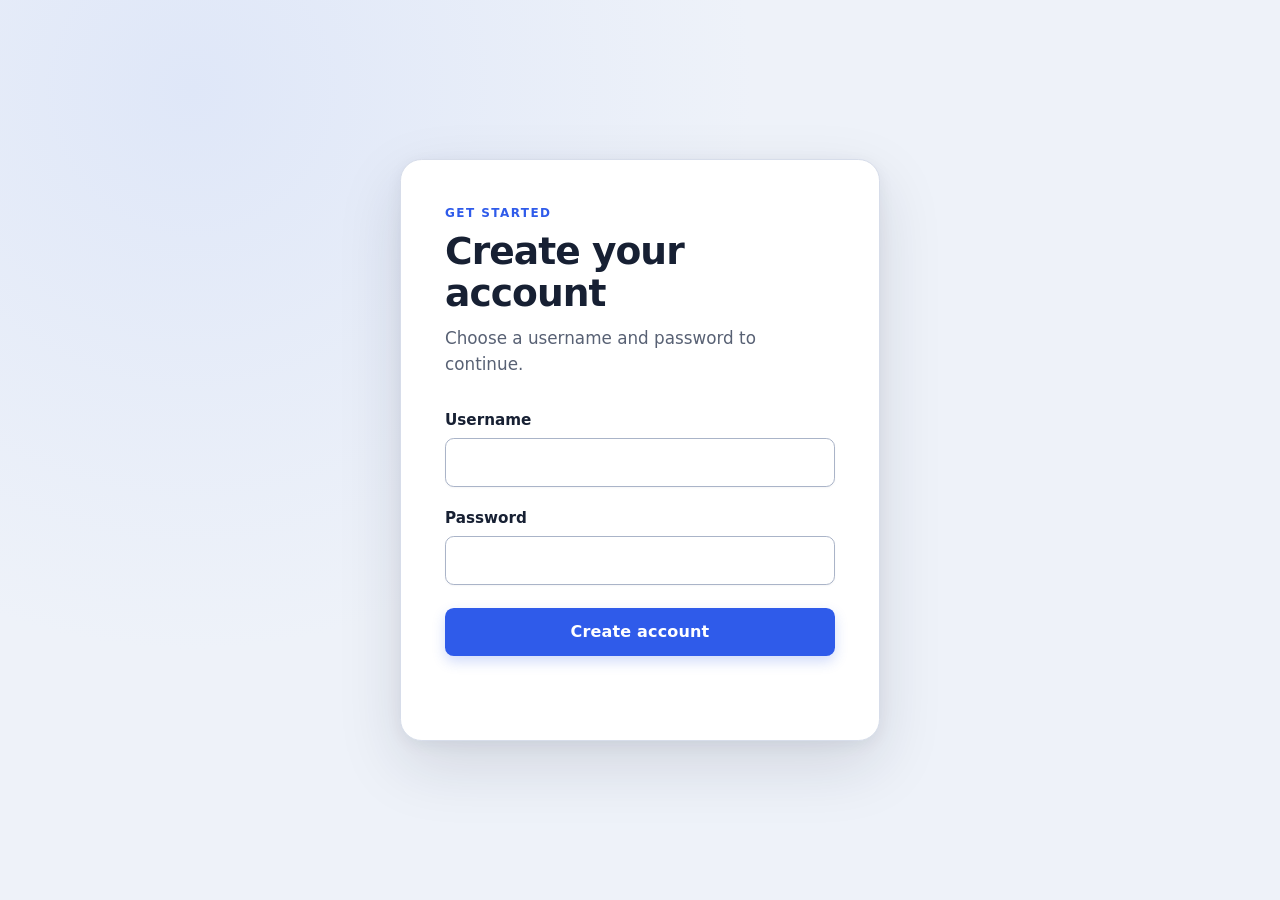
<file: signup-page/index.html>
<!doctype html>
<html lang='en'>
<head>
  <meta charset='utf-8'>
  <meta name='viewport' content='width=device-width, initial-scale=1'>
  <meta name='description' content='Responsive signup form with client-side username and password validation.'>
  <title>Create your account</title>
  <link rel='stylesheet' href='assets/css/tokens.css'>
  <link rel='stylesheet' href='assets/css/base.css'>
  <link rel='stylesheet' href='assets/css/layout.css'>
  <link rel='stylesheet' href='assets/css/form.css'>
  <script src='assets/js/validation-engine.js' defer></script>
  <script src='assets/js/validation-rules.js' defer></script>
  <script src='assets/js/messages.js' defer></script>
  <script src='assets/js/feedback-renderer.js' defer></script>
  <script src='assets/js/submission-handler.js' defer></script>
  <script src='assets/js/form-controller.js' defer></script>
  <script src='assets/js/app.js' defer></script>
</head>
<body>
  <main class='page'>
    <section class='card' aria-labelledby='signup-title'>
      <header class='card__header'>
        <p class='eyebrow'>Get started</p>
        <h1 id='signup-title'>Create your account</h1>
        <p class='card__intro'>Choose a username and password to continue.</p>
      </header>

      <noscript>
        <p class='card__intro'>JavaScript is required to validate this form.</p>
      </noscript>

      <form id='signup-form' class='form' novalidate>
        <div class='field'>
          <label class='field__label' for='username'>Username</label>
          <input
            class='field__input'
            id='username'
            name='username'
            type='text'
            autocomplete='username'
            autocapitalize='none'
            spellcheck='false'
            data-field='username'
            aria-describedby='username-error'
            required
          >
          <p class='field__error' id='username-error' data-error-for='username' hidden></p>
        </div>

        <div class='field'>
          <label class='field__label' for='password'>Password</label>
          <input
            class='field__input'
            id='password'
            name='password'
            type='password'
            autocomplete='new-password'
            data-field='password'
            aria-describedby='password-error'
            required
          >
          <p class='field__error' id='password-error' data-error-for='password' hidden></p>
        </div>

        <button class='button' type='submit'>Create account</button>

        <p class='form__status' id='form-status' data-form-status role='status' aria-live='polite' aria-atomic='true'></p>
      </form>
    </section>
  </main>
</body>
</html>
</file>
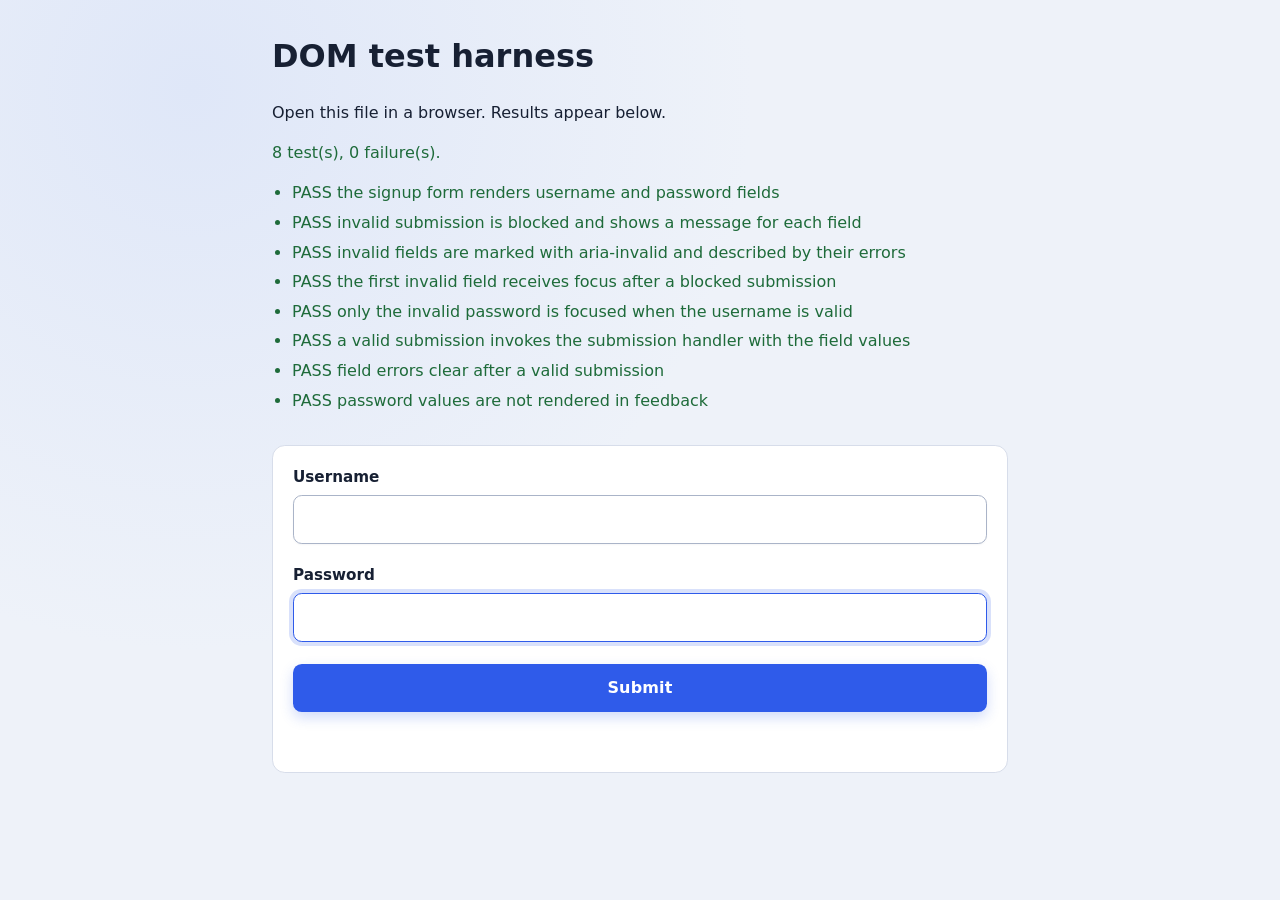
<file: signup-page/tests/dom-test.html>
<!doctype html>
<html lang='en'>
<head>
  <meta charset='utf-8'>
  <meta name='viewport' content='width=device-width, initial-scale=1'>
  <title>DOM tests - Signup page</title>
  <link rel='stylesheet' href='../assets/css/tokens.css'>
  <link rel='stylesheet' href='../assets/css/base.css'>
  <link rel='stylesheet' href='../assets/css/form.css'>
  <style>
    body {
      padding: clamp(1rem, 4vw, 2rem);
    }

    .test-shell {
      max-width: 46rem;
      margin: 0 auto;
    }

    #test-results {
      padding-left: 1.25rem;
    }

    #test-results li {
      margin-bottom: 0.35rem;
    }

    #test-results li.pass {
      color: #1e6b3a;
    }

    #test-results li.fail {
      color: #b3261e;
    }

    #test-summary[data-tone='error'] {
      color: #b3261e;
    }

    #test-summary[data-tone='info'] {
      color: #1e6b3a;
    }

    #test-form {
      margin-top: 2rem;
      padding: 1.25rem;
      border: 1px solid var(--color-border);
      border-radius: var(--radius-md);
      background: var(--color-surface);
    }
  </style>
</head>
<body>
  <main class='test-shell'>
    <h1>DOM test harness</h1>
    <p>Open this file in a browser. Results appear below.</p>
    <p id='test-summary'></p>
    <ul id='test-results'></ul>

    <form id='test-form' class='form' novalidate>
      <div class='field'>
        <label class='field__label' for='test-username'>Username</label>
        <input class='field__input' id='test-username' name='username' type='text' data-field='username' aria-describedby='test-username-error' required>
        <p class='field__error' id='test-username-error' data-error-for='username' hidden></p>
      </div>

      <div class='field'>
        <label class='field__label' for='test-password'>Password</label>
        <input class='field__input' id='test-password' name='password' type='password' data-field='password' aria-describedby='test-password-error' required>
        <p class='field__error' id='test-password-error' data-error-for='password' hidden></p>
      </div>

      <button class='button' type='submit'>Submit</button>
      <p class='form__status' id='test-status' data-form-status role='status' aria-live='polite' aria-atomic='true'></p>
    </form>
  </main>

  <script src='../assets/js/validation-engine.js'></script>
  <script src='../assets/js/validation-rules.js'></script>
  <script src='../assets/js/messages.js'></script>
  <script src='../assets/js/feedback-renderer.js'></script>
  <script src='../assets/js/submission-handler.js'></script>
  <script src='../assets/js/form-controller.js'></script>
  <script src='dom-test.js'></script>
</body>
</html>
</file>
<file: signup-page/assets/css/tokens.css>
:root {
  color-scheme: light dark;
  --font-sans: system-ui, -apple-system, BlinkMacSystemFont, 'Segoe UI', Roboto, Helvetica, Arial, sans-serif;
  --color-bg: #eef2f9;
  --color-bg-accent: #dfe7f8;
  --color-surface: #ffffff;
  --color-surface-soft: #f8faff;
  --color-text: #172033;
  --color-muted: #586174;
  --color-border: #d7ddea;
  --color-border-strong: #aab4c8;
  --color-input-bg: #ffffff;
  --color-primary: #2f5bea;
  --color-primary-hover: #2348c4;
  --color-primary-contrast: #ffffff;
  --color-focus: #2f5bea;
  --color-focus-ring: rgba(47, 91, 234, 0.18);
  --color-error: #b3261e;
  --color-error-bg: #fff7f6;
  --color-error-ring: rgba(179, 38, 30, 0.18);
  --color-success: #1e6b3a;
  --color-success-bg: #eaf7ef;
  --radius-sm: 0.55rem;
  --radius-md: 0.8rem;
  --radius-lg: 1.35rem;
  --space-1: 0.25rem;
  --space-2: 0.5rem;
  --space-3: 0.75rem;
  --space-4: 1rem;
  --space-5: 1.25rem;
  --space-6: 1.5rem;
  --space-8: 2rem;
  --shadow-card: 0 1.5rem 4rem rgba(23, 32, 51, 0.13), 0 0.25rem 1rem rgba(23, 32, 51, 0.06);
  --max-form-width: 30rem;
}

@media (prefers-color-scheme: dark) {
  :root {
    --color-bg: #0d1320;
    --color-bg-accent: #17233a;
    --color-surface: #151d2c;
    --color-surface-soft: #1b2536;
    --color-text: #edf1f8;
    --color-muted: #a7b0c2;
    --color-border: #2b374d;
    --color-border-strong: #46546e;
    --color-input-bg: #101827;
    --color-primary: #8ca8ff;
    --color-primary-hover: #aac0ff;
    --color-primary-contrast: #101827;
    --color-focus: #aac0ff;
    --color-focus-ring: rgba(140, 168, 255, 0.28);
    --color-error: #ff8f86;
    --color-error-bg: #2a1718;
    --color-error-ring: rgba(255, 143, 134, 0.24);
    --color-success: #7adfa2;
    --color-success-bg: #12251a;
    --shadow-card: 0 1.5rem 4rem rgba(0, 0, 0, 0.5), 0 0.25rem 1rem rgba(0, 0, 0, 0.25);
  }
}
</file>
<file: signup-page/assets/css/base.css>
*,
*::before,
*::after {
  box-sizing: border-box;
}

html {
  -webkit-text-size-adjust: 100%;
  text-size-adjust: 100%;
}

body {
  margin: 0;
  min-height: 100vh;
  min-height: 100svh;
  font-family: var(--font-sans);
  line-height: 1.5;
  color: var(--color-text);
  background:
    radial-gradient(circle at 15% 10%, var(--color-bg-accent), transparent 35rem),
    var(--color-bg);
  -webkit-font-smoothing: antialiased;
}

h1,
p {
  margin-top: 0;
}

button,
input {
  font: inherit;
}

button {
  cursor: pointer;
}

:focus-visible {
  outline: 3px solid var(--color-focus);
  outline-offset: 2px;
}

[hidden] {
  display: none !important;
}

.sr-only {
  position: absolute;
  width: 1px;
  height: 1px;
  padding: 0;
  margin: -1px;
  overflow: hidden;
  clip: rect(0, 0, 0, 0);
  white-space: nowrap;
  border: 0;
}

@media (prefers-reduced-motion: reduce) {
  *,
  *::before,
  *::after {
    animation-duration: 0.01ms !important;
    animation-iteration-count: 1 !important;
    transition-duration: 0.01ms !important;
    scroll-behavior: auto !important;
  }
}
</file>
<file: signup-page/assets/css/layout.css>
.page {
  min-height: 100vh;
  min-height: 100svh;
  display: grid;
  place-items: center;
  padding: clamp(1rem, 5vw, 3rem) clamp(1rem, 4vw, 2rem);
}

.card {
  width: min(100%, var(--max-form-width));
  padding: clamp(1.35rem, 5vw, 2.75rem);
  background: var(--color-surface);
  border: 1px solid var(--color-border);
  border-radius: var(--radius-lg);
  box-shadow: var(--shadow-card);
}

.card__header {
  margin-bottom: clamp(1.35rem, 4vw, 2rem);
}

.eyebrow {
  margin: 0 0 var(--space-2);
  color: var(--color-primary);
  font-size: 0.75rem;
  font-weight: 750;
  letter-spacing: 0.12em;
  text-transform: uppercase;
}

.card h1 {
  margin: 0 0 var(--space-3);
  font-size: clamp(1.65rem, 1.2rem + 2vw, 2.35rem);
  line-height: 1.12;
  letter-spacing: -0.025em;
}

.card__intro {
  margin: 0;
  max-width: 34ch;
  color: var(--color-muted);
  font-size: clamp(0.95rem, 0.9rem + 0.2vw, 1.05rem);
}

@media (max-width: 22rem) {
  .card {
    padding: 1.15rem;
    border-radius: var(--radius-md);
  }
}
</file>
<file: signup-page/assets/css/form.css>
.form {
  display: grid;
  gap: clamp(1rem, 3vw, 1.25rem);
}

.field {
  display: grid;
  gap: 0.4rem;
}

.field__label {
  font-size: 0.95rem;
  font-weight: 650;
}

.field__input {
  width: 100%;
  min-height: 3rem;
  padding: 0.72rem 0.9rem;
  color: var(--color-text);
  background: var(--color-input-bg);
  border: 1px solid var(--color-border-strong);
  border-radius: var(--radius-sm);
  box-shadow: 0 1px 2px rgba(23, 32, 51, 0.04);
  transition: border-color 150ms ease, box-shadow 150ms ease, background-color 150ms ease;
}

.field__input:hover {
  border-color: var(--color-muted);
}

.field__input:focus {
  outline: none;
  border-color: var(--color-primary);
  box-shadow: 0 0 0 4px var(--color-focus-ring);
}

.field__input[aria-invalid='true'] {
  border-color: var(--color-error);
  background: var(--color-error-bg);
}

.field__input[aria-invalid='true']:focus {
  box-shadow: 0 0 0 4px var(--color-error-ring);
}

.field__error {
  margin: 0;
  color: var(--color-error);
  font-size: 0.875rem;
  font-weight: 550;
}

.button {
  width: 100%;
  min-height: 3rem;
  margin-top: 0.15rem;
  padding: 0.75rem 1.1rem;
  color: var(--color-primary-contrast);
  background: var(--color-primary);
  border: 0;
  border-radius: var(--radius-sm);
  font-weight: 700;
  letter-spacing: 0.01em;
  box-shadow: 0 0.35rem 0.8rem rgba(47, 91, 234, 0.22);
  transition: background-color 150ms ease, transform 150ms ease, box-shadow 150ms ease;
}

.button:hover {
  background: var(--color-primary-hover);
}

.button:active {
  transform: translateY(1px);
  box-shadow: 0 0.15rem 0.4rem rgba(47, 91, 234, 0.2);
}

.form__status {
  min-height: 1.25rem;
  margin: 0;
  color: var(--color-muted);
  font-size: 0.9rem;
  line-height: 1.4;
}

.form__status[data-tone='error'] {
  color: var(--color-error);
}

.form__status[data-tone='info'] {
  color: var(--color-success);
}

@media (min-width: 40rem) {
  .form {
    gap: 1.25rem;
  }
}
</file>
